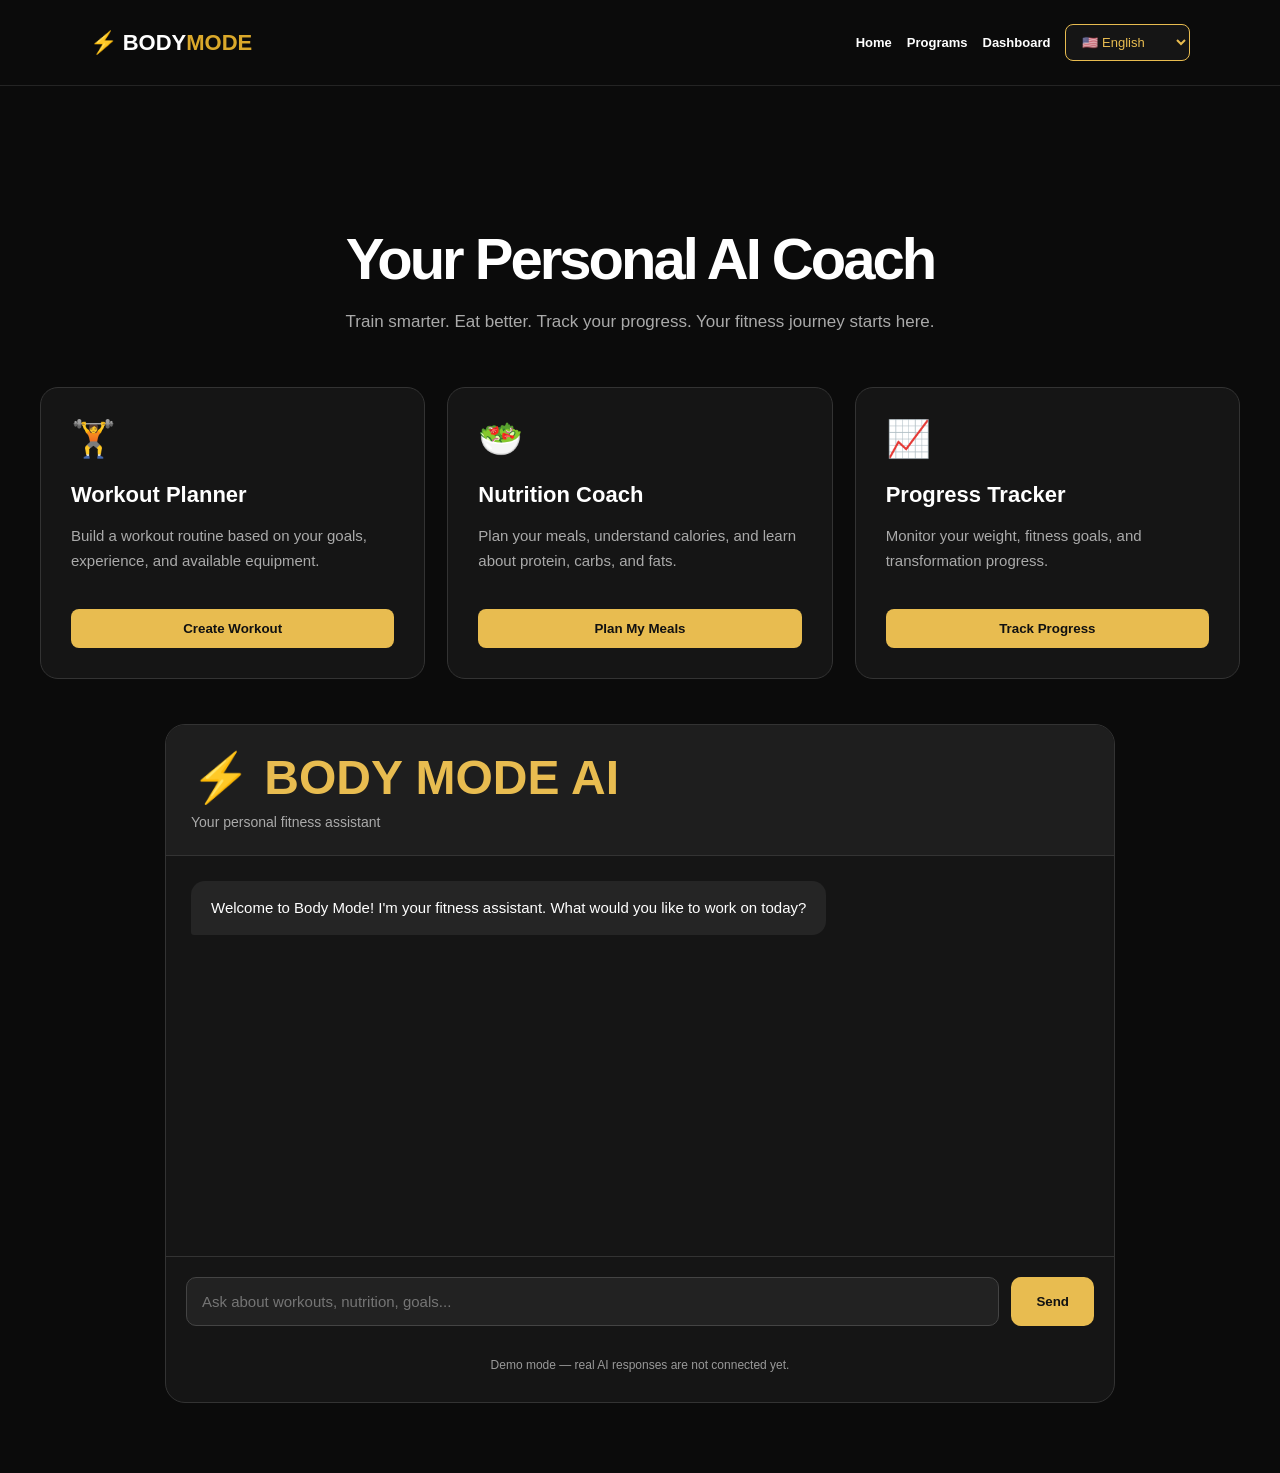
<file: ai.html>
<!DOCTYPE html>
<html lang="en">
<head>
  <meta charset="UTF-8">
  <meta name="viewport" content="width=device-width, initial-scale=1.0">

  <title>AI Coach | Body Mode</title>
  <link rel="stylesheet" href="style.css">

  <style>
    * {
      box-sizing: border-box;
    }

    body {
      margin: 0;
      background: #0b0b0b;
      color: #fff;
      font-family: Arial, sans-serif;
    }

    .ai-container {
      max-width: 1250px;
      margin: auto;
      padding: 120px 25px 70px;
    }

    .ai-header {
      text-align: center;
      margin-bottom: 50px;
    }

    .ai-header h1 {
      font-size: clamp(35px, 5vw, 58px);
      margin-bottom: 15px;
    }

    .ai-header h1 span {
      color: #e8bc50;
    }

    .ai-header p {
      color: #aaa;
      font-size: 17px;
      line-height: 1.7;
    }

    .ai-grid {
      display: grid;
      grid-template-columns: repeat(3, 1fr);
      gap: 22px;
      margin-bottom: 45px;
    }

    .ai-card {
      background: #151515;
      border: 1px solid #333;
      border-radius: 18px;
      padding: 30px;
      transition: 0.3s;
    }

    .ai-card:hover {
      border-color: #e8bc50;
      transform: translateY(-4px);
    }

    .ai-card .icon {
      font-size: 36px;
      margin-bottom: 20px;
    }

    .ai-card h3 {
      font-size: 22px;
      margin-bottom: 15px;
    }

    .ai-card p {
      color: #aaa;
      line-height: 1.7;
      font-size: 15px;
    }

    .ai-card button {
      background: #e8bc50;
      color: #111;
      border: none;
      padding: 12px 20px;
      border-radius: 8px;
      font-weight: bold;
      cursor: pointer;
      margin-top: 20px;
      width: 100%;
    }

    .ai-card button:hover {
      background: #ffd76e;
    }

    .chat-section {
      background: #151515;
      border: 1px solid #333;
      border-radius: 20px;
      overflow: hidden;
      max-width: 950px;
      margin: auto;
    }

    .chat-header {
      background: #1e1e1e;
      padding: 25px;
      border-bottom: 1px solid #333;
    }

    .chat-header h2 {
      margin: 0 0 8px;
      color: #e8bc50;
    }

    .chat-header p {
      color: #aaa;
      margin: 0;
      font-size: 14px;
    }

    .chat-messages {
      height: 400px;
      overflow-y: auto;
      padding: 25px;
      display: flex;
      flex-direction: column;
      gap: 18px;
    }

    .message {
      max-width: 80%;
      padding: 15px 20px;
      border-radius: 14px;
      line-height: 1.6;
      font-size: 15px;
      overflow-wrap: anywhere;
      white-space: pre-wrap;
    }

    .bot-message {
      background: #252525;
      color: white;
      align-self: flex-start;
      border-bottom-left-radius: 3px;
    }

    .user-message {
      background: #e8bc50;
      color: #111;
      align-self: flex-end;
      border-bottom-right-radius: 3px;
    }

    .chat-input {
      display: flex;
      gap: 12px;
      padding: 20px;
      border-top: 1px solid #333;
    }

    .chat-input input {
      flex: 1;
      min-width: 0;
      background: #222;
      border: 1px solid #444;
      border-radius: 10px;
      padding: 15px;
      color: white;
      font-size: 15px;
    }

    .chat-input input:focus {
      outline: none;
      border-color: #e8bc50;
    }

    .chat-input button {
      background: #e8bc50;
      color: #111;
      border: none;
      border-radius: 10px;
      padding: 15px 25px;
      font-weight: bold;
      cursor: pointer;
    }

    .chat-input button:hover {
      background: #ffd76e;
    }

    .demo-notice {
      text-align: center;
      color: #999;
      font-size: 12px;
      padding: 0 15px 18px;
    }

    .language-select {
      background: #151515;
      color: #e8bc50;
      border: 1px solid #e8bc50;
      border-radius: 8px;
      padding: 9px 12px;
      font-size: 13px;
      cursor: pointer;
      max-width: 155px;
    }

    .navbar nav {
      display: flex;
      align-items: center;
      flex-wrap: wrap;
      gap: 15px;
    }

    [dir="rtl"] .ai-card,
    [dir="rtl"] .chat-header {
      text-align: right;
    }

    @media (max-width: 900px) {
      .ai-grid {
        grid-template-columns: 1fr;
      }
    }

    @media (max-width: 500px) {
      .ai-container {
        padding: 100px 15px 40px;
      }

      .chat-messages {
        height: 350px;
        padding: 15px;
      }

      .message {
        max-width: 90%;
      }

      .chat-input {
        padding: 12px;
      }

      .chat-input button {
        padding: 12px;
      }

      .language-select {
        max-width: 125px;
        padding: 7px;
      }
    }
  </style>
</head>

<body>

  <!-- NAVBAR -->
  <header class="navbar">
    <a href="index.html" class="logo">
      ⚡ BODY<span>MODE</span>
    </a>

    <nav>
      <a href="index.html" data-i18n="home">HOME</a>
      <a href="index.html#courses" data-i18n="programs">PROGRAMS</a>
      <a href="dashboard.html" data-i18n="dashboard">DASHBOARD</a>

      <select
        id="languageSelect"
        class="language-select"
        aria-label="Choose language"
      ></select>
    </nav>
  </header>

  <main class="ai-container">

    <!-- HEADER -->
    <section class="ai-header">
      <h1 data-i18n="aiTitle">
        YOUR PERSONAL AI COACH
      </h1>

      <p data-i18n="aiDescription">
        Train smarter. Eat better. Track your progress.
        Your fitness journey starts here.
      </p>
    </section>

    <!-- FEATURES -->
    <section class="ai-grid">

      <div class="ai-card">
        <div class="icon">🏋️</div>

        <h3 data-i18n="workoutPlanner">
          Workout Planner
        </h3>

        <p data-i18n="workoutDesc">
          Build a workout routine based on your goals,
          experience, and available equipment.
        </p>

        <button
          type="button"
          onclick="askCoach('workout')"
          data-i18n="createWorkout">
          CREATE WORKOUT
        </button>
      </div>

      <div class="ai-card">
        <div class="icon">🥗</div>

        <h3 data-i18n="nutritionCoach">
          Nutrition Coach
        </h3>

        <p data-i18n="nutritionDesc">
          Plan your meals, understand calories,
          and learn about protein, carbs, and fats.
        </p>

        <button
          type="button"
          onclick="askCoach('nutrition')"
          data-i18n="planMeals">
          PLAN MY MEALS
        </button>
      </div>

      <div class="ai-card">
        <div class="icon">📈</div>

        <h3 data-i18n="progressTracker">
          Progress Tracker
        </h3>

        <p data-i18n="progressDesc">
          Monitor your weight, fitness goals,
          and transformation progress.
        </p>

        <button
          type="button"
          onclick="askCoach('progress')"
          data-i18n="trackProgress">
          TRACK PROGRESS
        </button>
      </div>

    </section>

    <!-- CHAT -->
    <section class="chat-section">

      <div class="chat-header">
        <h2>⚡ BODY MODE AI</h2>

        <p data-i18n="fitnessAssistant">
          Your personal fitness assistant
        </p>
      </div>

      <div class="chat-messages" id="chatMessages">
        <div
          class="message bot-message"
          id="welcomeMessage"
          data-i18n="chatWelcome">
          Welcome to Body Mode!
          I'm your fitness assistant.
          What would you like to work on today?
        </div>
      </div>

      <form class="chat-input" id="chatForm">

        <input
          type="text"
          id="userInput"
          placeholder="Ask about workouts, nutrition, goals..."
          data-i18n-placeholder="chatPlaceholder"
          autocomplete="off"
          required
        >

        <button type="submit" data-i18n="send">
          SEND
        </button>

      </form>

      <p class="demo-notice" data-i18n="demoNotice">
        Demo mode — real AI responses are not connected yet.
      </p>

    </section>

  </main>

  <!-- TRANSLATIONS -->
  <script src="translations.js"></script>

  <!-- CHAT LOGIC -->
  <script>
    const chatMessages = document.getElementById("chatMessages");
    const userInput = document.getElementById("userInput");
    const chatForm = document.getElementById("chatForm");

    const coachQuestions = {
      en: {
        workout: "Help me create a workout plan",
        nutrition: "Help me create a nutrition plan",
        progress: "Help me track my progress"
      },
      ar: {
        workout: "ساعدني أعمل برنامج تمارين",
        nutrition: "ساعدني أعمل خطة تغذية",
        progress: "ساعدني أتابع تقدمي"
      },
      he: {
        workout: "עזור לי לבנות תוכנית אימונים",
        nutrition: "עזור לי לבנות תוכנית תזונה",
        progress: "עזור לי לעקוב אחר ההתקדמות שלי"
      },
      es: {
        workout: "Ayúdame a crear un plan de entrenamiento",
        nutrition: "Ayúdame a crear un plan de nutrición",
        progress: "Ayúdame a seguir mi progreso"
      },
      fr: {
        workout: "Aide-moi à créer un programme d'entraînement",
        nutrition: "Aide-moi à créer un programme nutritionnel",
        progress: "Aide-moi à suivre mes progrès"
      },
      de: {
        workout: "Hilf mir, einen Trainingsplan zu erstellen",
        nutrition: "Hilf mir, einen Ernährungsplan zu erstellen",
        progress: "Hilf mir, meine Fortschritte zu verfolgen"
      },
      tr: {
        workout: "Antrenman planı oluşturmama yardım et",
        nutrition: "Beslenme planı oluşturmama yardım et",
        progress: "İlerlememi takip etmeme yardım et"
      },
      pt: {
        workout: "Ajude-me a criar um plano de treino",
        nutrition: "Ajude-me a criar um plano alimentar",
        progress: "Ajude-me a acompanhar meu progresso"
      },
      ru: {
        workout: "Помоги мне составить план тренировок",
        nutrition: "Помоги мне составить план питания",
        progress: "Помоги мне отслеживать прогресс"
      },
      it: {
        workout: "Aiutami a creare un piano di allenamento",
        nutrition: "Aiutami a creare un piano alimentare",
        progress: "Aiutami a monitorare i miei progressi"
      }
    };

    function addMessage(text, type) {
      const message = document.createElement("div");

      message.className =
        "message " +
        (type === "user" ? "user-message" : "bot-message");

      message.textContent = text;

      chatMessages.appendChild(message);

      chatMessages.scrollTop = chatMessages.scrollHeight;
    }

    function askCoach(type) {
      const lang = getLanguage();

      const questions =
        coachQuestions[lang] || coachQuestions.en;

      userInput.value = questions[type] || "";
      userInput.focus();

      document.querySelector(".chat-section")
        .scrollIntoView({
          behavior: "smooth",
          block: "center"
        });
    }

    chatForm.addEventListener("submit", function(event) {
      event.preventDefault();

      const question = userInput.value.trim();

      if (!question) return;

      addMessage(question, "user");

      userInput.value = "";

      setTimeout(function() {
        addMessage(t("demoReply"), "bot");
      }, 500);
    });
  </script>

</body>
</html>
</file>
<file: style.css>
@import url('https://fonts.googleapis.com/css2?family=Inter:wght@400;500;600;700;800;900&display=swap');

:root {
  --gold: #daa82a;
  --bg: #080808;
  --card: #151515;
  --muted: #aaa;
}

* { box-sizing: border-box; }

html { scroll-behavior: smooth; }

body {
  margin: 0;
  background: var(--bg);
  color: white;
  font-family: 'Inter', sans-serif;
}

a { text-decoration: none; color: inherit; }

.navbar {
  display: flex;
  justify-content: space-between;
  align-items: center;
  padding: 24px 7%;
  border-bottom: 1px solid #242424;
}

.logo {
  font-size: 22px;
  font-weight: 900;
}

.logo span, h1 span, h2 span {
  color: var(--gold);
}

nav {
  display: flex;
  align-items: center;
  gap: 28px;
}

nav a { font-size: 13px; font-weight: 600; }
nav a:hover { color: var(--gold); }

.nav-btn {
  border: 1px solid var(--gold);
  padding: 12px 18px;
  border-radius: 6px;
}

.hero {
  min-height: 620px;
  display: flex;
  align-items: center;
  padding: 90px 7%;
  background:
    radial-gradient(ellipse at 75% 45%, #49350d55, transparent 55%),
    linear-gradient(130deg, #080808, #151515);
}

.hero-content { max-width: 850px; }

.eyebrow {
  color: var(--gold);
  font-size: 12px;
  font-weight: 800;
  letter-spacing: 3px;
}

h1 {
  font-size: clamp(42px, 6vw, 86px);
  font-weight: 900;
  line-height: 1.08;
  letter-spacing: -3px;
  margin: 22px 0;
}

.hero-desc {
  max-width: 530px;
  color: var(--muted);
  font-size: 17px;
  line-height: 1.8;
  margin-bottom: 34px;
}

.btn {
  display: inline-block;
  padding: 16px 25px;
  border-radius: 7px;
  background: var(--gold);
  color: #101010;
  font-size: 13px;
  font-weight: 900;
  text-align: center;
  transition: .2s;
}

.btn:hover {
  background: #ffdb78;
  transform: translateY(-2px);
}

.courses {
  padding: 100px 7%;
  text-align: center;
}

h2 {
  font-size: clamp(30px, 4vw, 48px);
  margin: 15px 0 50px;
}

.course-grid {
  display: grid;
  grid-template-columns: repeat(3, 1fr);
  gap: 24px;
  max-width: 1200px;
  margin: auto;
}

.course-card {
  position: relative;
  background: var(--card);
  border: 1px solid #303030;
  border-radius: 16px;
  padding: 55px 25px 35px;
}

.course-card.featured {
  border-color: var(--gold);
}

.course-card h3 { font-size: 24px; }

.course-card p {
  color: var(--muted);
  min-height: 48px;
  line-height: 1.6;
}

.price {
  font-size: 38px;
  font-weight: 900;
  color: var(--gold);
  margin: 30px 0;
}

.course-btn { width: 100%; }

.tag {
  position: absolute;
  top: 0;
  left: 50%;
  transform: translateX(-50%);
  background: var(--gold);
  color: #111;
  padding: 9px 18px;
  border-radius: 0 0 8px 8px;
  font-size: 10px;
  font-weight: 900;
  white-space: nowrap;
}

.about {
  padding: 100px 7%;
  text-align: center;
  background: #111;
}

.about h2 { margin-bottom: 20px; }

.about > p:last-child {
  max-width: 600px;
  margin: auto;
  color: var(--muted);
  line-height: 1.8;
}

footer {
  text-align: center;
  padding: 30px;
  color: #777;
  font-size: 12px;
}

@media (max-width: 750px) {
  .navbar { padding: 20px 5%; flex-wrap: wrap; gap: 20px; }
  nav { gap: 12px; flex-wrap: wrap; }
  nav a { font-size: 11px; }
  .hero { min-height: 550px; padding: 70px 6%; }
  h1 { letter-spacing: -1px; }
  .course-grid { grid-template-columns: 1fr; }
  .courses, .about { padding: 70px 6%; }
}
</file>
